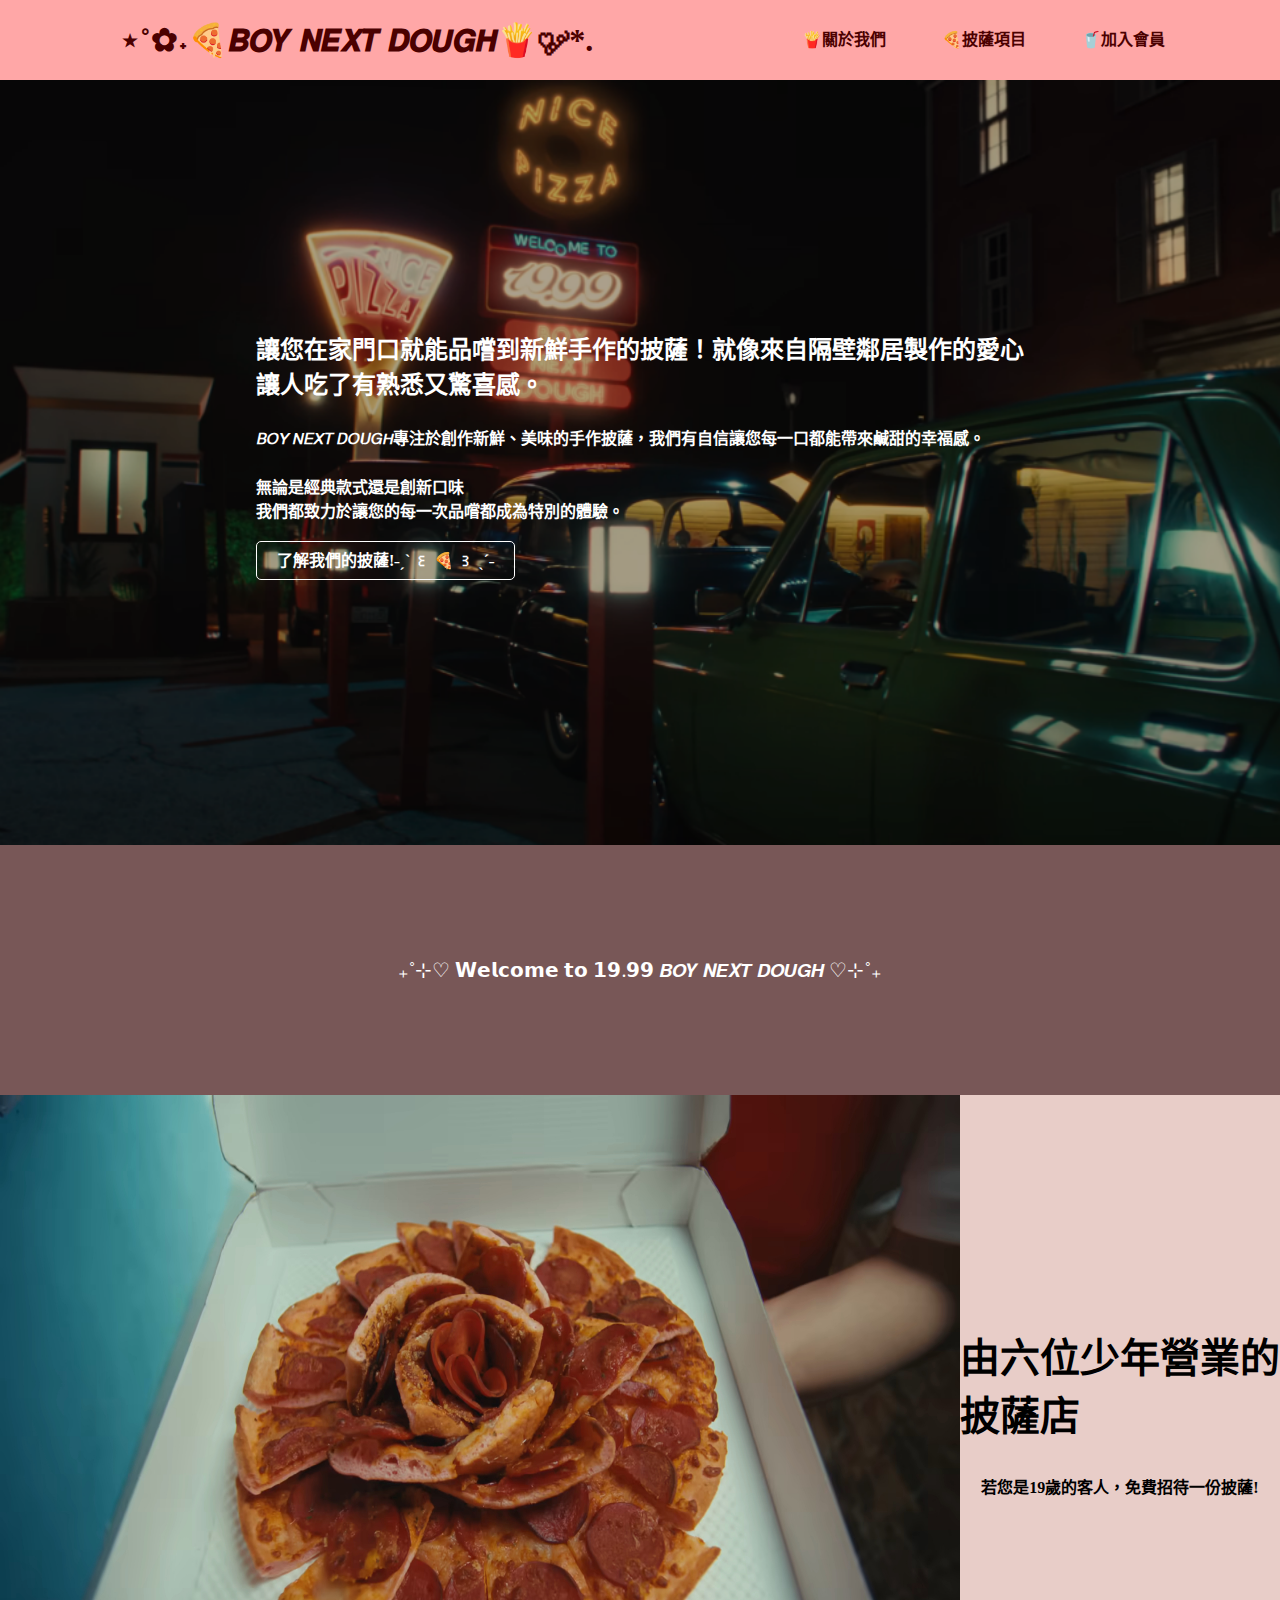
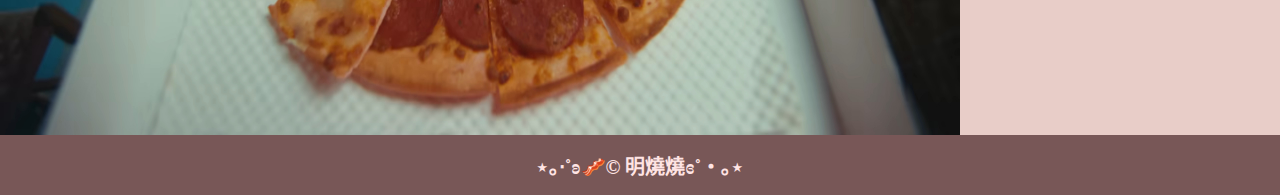
<file: index.html>
<!DOCTYPE html>
<html lang="zh-TW">
    
<head>
    <meta charset="UTF-8">
    <meta name="viewport" content="width=device-width, initial-scale=1.0">
    <title>BOY NEXT DOUGH</title>
    <link rel="stylesheet" href="style.css">
</head>
<body>
    <header>
        <section>
    <h1>⋆˚✿˖🍕𝘽𝙊𝙔 𝙉𝙀𝙓𝙏 𝘿𝙊𝙐𝙂𝙃🍟♡ ༘*.</h1>
    <nav>
    <ul>
        <li><a href="02-1.html"><strong>🍟關於我們</strong></a></li>
        <li><a href="02-2.html"><strong>🍕披薩項目</strong></a></li>
        <li><a href="02-3.html"><strong>🥤加入會員</strong></a></li>
    </ul>
    </nav>
    </section>
    </header>
    
    <section class="news">
    <main>
    <h2>讓您在家門口就能品嚐到新鮮手作的披薩！就像來自隔壁鄰居製作的愛心<br>讓人吃了有熟悉又驚喜感。</h2>
    <p><strong>𝘉𝘖𝘠 𝘕𝘌𝘟𝘛 𝘋𝘖𝘜𝘎𝘏專注於創作新鮮、美味的手作披薩，我們有自信讓您每一口都能帶來鹹甜的幸福感。</strong></p>
    <blockquote><strong>無論是經典款式還是創新口味<br>我們都致力於讓您的每一次品嚐都成為特別的體驗。</strong></blockquote>
    <p><strong><a href="https://youtu.be/HJlc_tFkB3M?si=zGqSoevC_fJfedyd" target="_blank">了解我們的披薩!˗ˏˋ ꒰ 🍕 ꒱ ˎˊ˗</strong></a></p>
    </main>
    </section>

    <section class="news2">
    <blockquote>₊˚⊹♡ 𝗪𝗲𝗹𝗰𝗼𝗺𝗲 𝘁𝗼 𝟭𝟵.𝟵𝟵  𝘽𝙊𝙔 𝙉𝙀𝙓𝙏 𝘿𝙊𝙐𝙂𝙃 ♡⊹˚₊</blockquote>
    </section>

    <section class="shop">
        <img src="img/pizza.jpg" width="960" height="640">

        <div class="info">
        <h2>由六位少年營業的披薩店</h2>
        <p><strong>若您是19歲的客人，免費招待一份披薩!</strong><p>
        </div>

    </section>

    <footer>
        <P><strong>⋆｡‧˚ʚ🥓© 明燒燒ɞ˚‧｡⋆</strong></P>
    </footer>

    
</body>
</html>
</file>
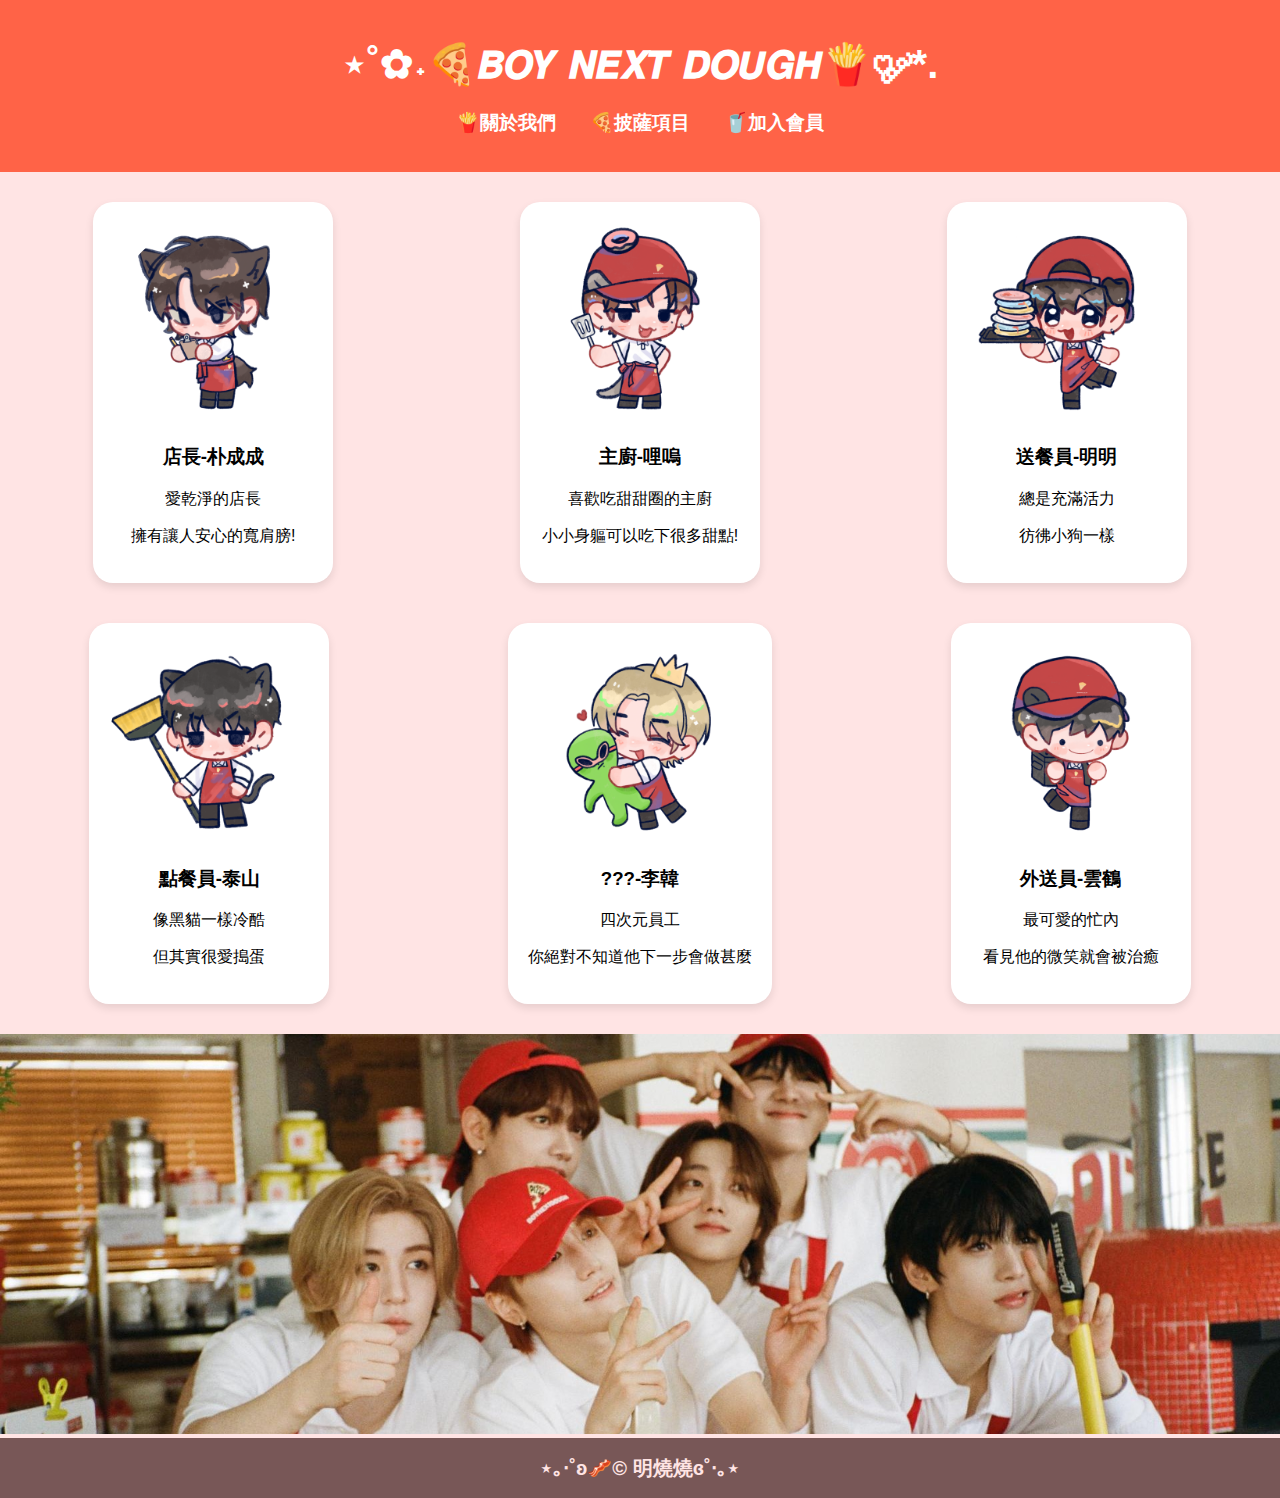
<file: 02-1.html>
<!DOCTYPE html>
<html lang="en">
<head>
    <meta charset="UTF-8">
    <meta name="viewport" content="width=device-width, initial-scale=1.0">
    <title>About Us</title>
    <link rel="stylesheet" href="style02-1.css">
</head>

<body>

    <header>
        <section>
            <h4><a href="index.html">⋆˚✿˖🍕𝘽𝙊𝙔 𝙉𝙀𝙓𝙏 𝘿𝙊𝙐𝙂𝙃🍟♡ ༘*.</a></h4>
            <nav>
                <ul>
                    <li><a href="02-1.html"><strong>🍟關於我們</strong></a></li>
                    <li><a href="02-2.html"><strong>🍕披薩項目</strong></a></li>
                    <li><a href="02-3.html"><strong>🥤加入會員</strong></a></li>
                </ul>
            </nav>
        </section>
    </header>
   
    <div class="warp">
         
        <div class="all">
            <div class="temp1">
                <div class="temp2">
                    <img src="img/sungho.PNG" alt="sungho" class="team-member">
                    <h3>店長-朴成成</h3>
                    <p>愛乾淨的店長</p>
                    <p>擁有讓人安心的寬肩膀!</p>
                </div>
                <div class="temp2">
                    <img src="img/riwoo.PNG" alt="riwoo" class="team-member">
                    <h3>主廚-哩嗚</h3>
                    <p>喜歡吃甜甜圈的主廚</p>
                    <p>小小身軀可以吃下很多甜點!</p>
                </div>
                <div class="temp2">
                    <img src="img/jaehyun.PNG" alt="jaehyun" class="team-member">
                    <h3>送餐員-明明</h3>
                    <p>總是充滿活力</p>
                    <p>彷彿小狗一樣</p>
                </div>
            </div>
            <div class="temp1">
                <div class="temp2">
                    <img src="img/taesan.PNG" alt="taesan" class="team-member">
                    <h3>點餐員-泰山</h3>
                    <p>像黑貓一樣冷酷</p>
                    <p>但其實很愛搗蛋</p>
                </div>
                <div class="temp2">
                    <img src="img/leehan.PNG" alt="leehan" class="team-member">
                    <h3>???-李韓</h3>
                    <p>四次元員工</p>
                    <p>你絕對不知道他下一步會做甚麼</p>
                </div>
                <div class="temp2">
                    <img src="img/woonhak.PNG" alt="woonhak" class="team-member">
                    <h3>外送員-雲鶴</h3>
                    <p>最可愛的忙內</p>
                    <p>看見他的微笑就會被治癒</p>
                </div>
            </div>
        </div>
    </div>
    
    <img src="img/ABOUT US.jpeg" alt="About Us" class="header-img">

    <div class="info">
        <footer>
            <p><strong>⋆｡‧˚ʚ🥓© 明燒燒ɞ˚‧｡⋆</strong></p>
        </footer>
    </div>

</body>
</html>
</file>
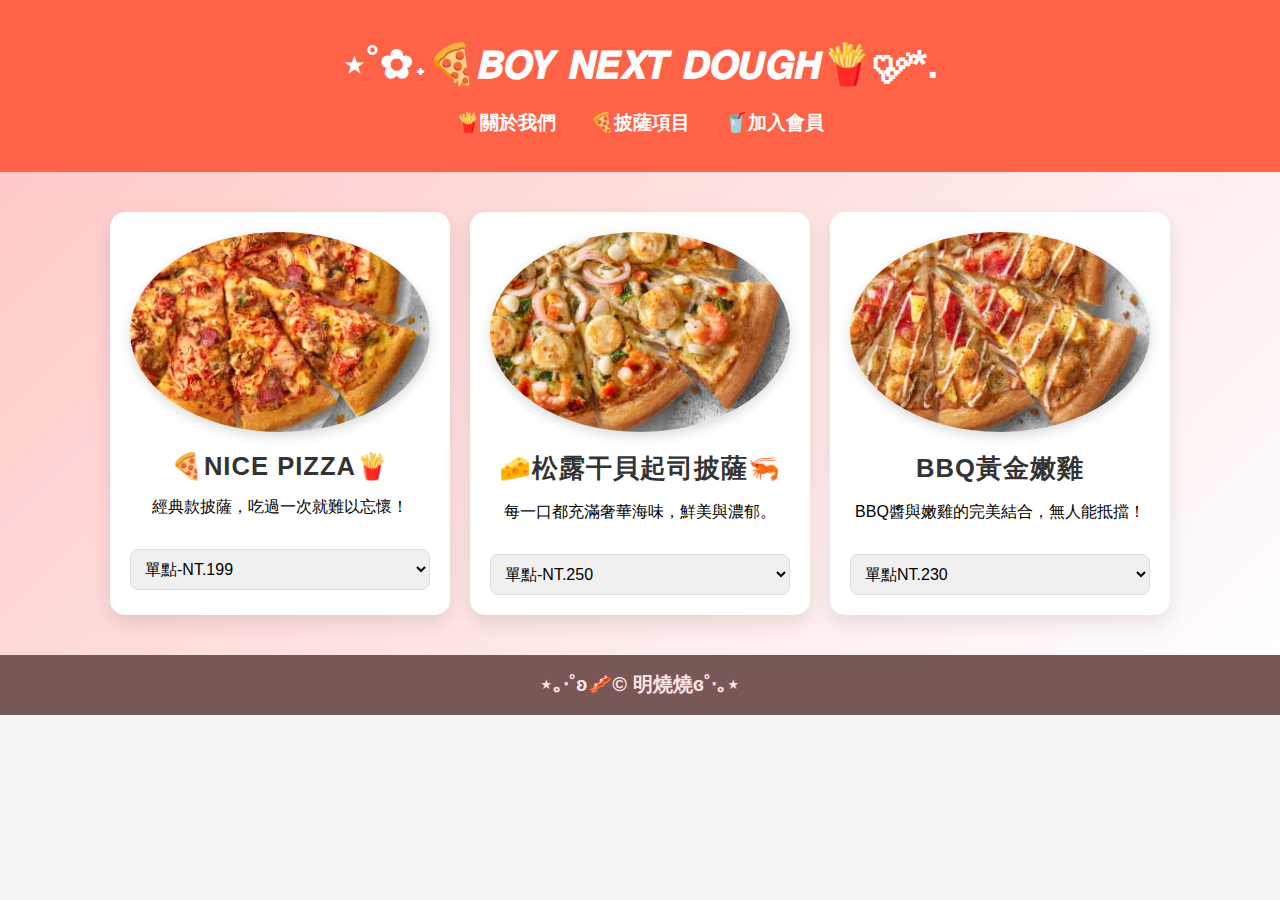
<file: 02-2.html>
<!DOCTYPE html>
<html lang="en">
<head>
    <meta charset="UTF-8">
    <meta name="viewport" content="width=device-width, initial-scale=1.0">
    <title>Nice pizza</title>
    <link rel="stylesheet" href="style02-2.css">
</head>

<body>
    <header>
        <section>
            <h4><a href="index.html">⋆˚✿˖🍕𝘽𝙊𝙔 𝙉𝙀𝙓𝙏 𝘿𝙊𝙐𝙂𝙃🍟♡ ༘*.</a></h4>
            <nav>
                <ul>
                    <li><a href="02-1.html"><strong>🍟關於我們</strong></a></li>
                    <li><a href="02-2.html"><strong>🍕披薩項目</strong></a></li>
                    <li><a href="02-3.html"><strong>🥤加入會員</strong></a></li>
                </ul>
            </nav>
        </section>
    </header>

    <div class="wrapper">
        <div class="content">
          <div class="pizza-card">
            <img src="img/PIZZA01.jpg" alt="PIZZA01" class="pizza-img">
            <h3>🍕NICE PIZZA🍟</h3>
            <p>經典款披薩，吃過一次就難以忘懷！</p>
            <!-- 新增的下拉選單 -->
            <select class="pizza-select">
              <option value="classic">單點-NT.199</option>
              <option value="classic">經典套餐NT.350(附含飲料以及薯條一份)</option>
              <option value="family">家庭套餐NT.500(附含3杯飲料以及薯條3份)</option>
              <option value="deluxe">豪華套餐NT.800(附含大杯飲料以及雞塊薯條套餐)</option>
            </select>
          </div>
          <div class="pizza-card">
            <img src="img/PIZZA02.jpg" alt="PIZZA02" class="pizza-img">
            <h3>🧀松露干貝起司披薩🦐</h3>
            <p>每一口都充滿奢華海味，鮮美與濃郁。</p>
            <!-- 新增的下拉選單 -->
            <select class="pizza-select">
              <option value="classic">單點-NT.250</option>
              <option value="classic">經典套餐NT.400(附含飲料以及薯條一份)</option>
              <option value="family">家庭套餐NT.750(附含3杯飲料以及薯條3份)</option>
              <option value="deluxe">豪華套餐NT.1050(附含大杯飲料以及雞塊薯條套餐)</option>
            </select>
          </div>
          <div class="pizza-card">
            <img src="img/PIZZA03.jpg" alt="PIZZA03" class="pizza-img">
            <h3>BBQ黃金嫩雞</h3>
            <p>BBQ醬與嫩雞的完美結合，無人能抵擋！</p>
            <!-- 新增的下拉選單 -->
            <select class="pizza-select">
              <option value="classic">單點NT.230</option>
              <option value="classic">經典套餐NT.350(附含飲料以及薯條一份)</option>
              <option value="family">家庭套餐NT.520(附含3杯飲料以及薯條3份)</option>
              <option value="deluxe">豪華套餐NT.780(附含大杯飲料以及雞塊薯條套餐)</option>
            </select>
          </div>
        </div>
      </div>
      
    

    <div class="info">
        <footer>
            <p><strong>⋆｡‧˚ʚ🥓© 明燒燒ɞ˚‧｡⋆</strong></p>
        </footer>
    </div>

</body>
    </html>
</file>
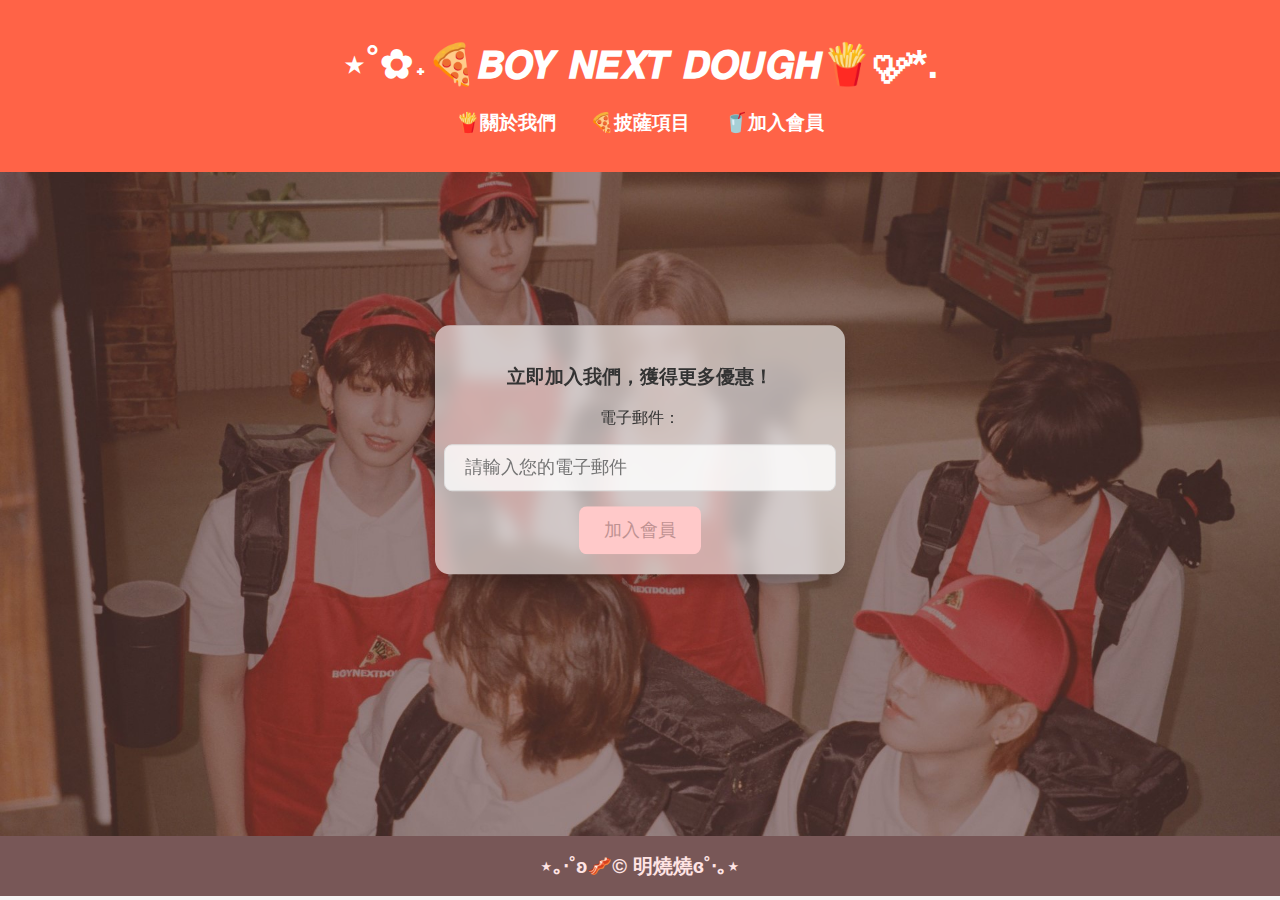
<file: 02-3.html>
<!DOCTYPE html>
<html lang="en">
<head>
    <meta charset="UTF-8">
    <meta name="viewport" content="width=device-width, initial-scale=1.0">
    <title>Join in us!</title>
    <link rel="stylesheet" href="style02-3.css">
</head>

<body>
    <header>
        <section>
            <h4><a href="index.html">⋆˚✿˖🍕𝘽𝙊𝙔 𝙉𝙀𝙓𝙏 𝘿𝙊𝙐𝙂𝙃🍟♡ ༘*.</a></h4>
            <nav>
                <ul>
                    <li><a href="02-1.html"><strong>🍟關於我們</strong></a></li>
                    <li><a href="02-2.html"><strong>🍕披薩項目</strong></a></li>
                    <li><a href="02-3.html"><strong>🥤加入會員</strong></a></li>
                </ul>
            </nav>
        </section>
    </header>

    <!-- 加入會員區域 -->
    <div class="membership-section">
        <h3>立即加入我們，獲得更多優惠！</h3>
        <form action="#" method="post" class="membership-form">
            <label for="email">電子郵件：</label>
            <input type="email" id="email" name="email" placeholder="請輸入您的電子郵件" required>
            <button type="submit" class="join-btn">加入會員</button>
        </form>
    </div>

    <img src="img/join in.jpeg" alt="join in" >


      
    

    <div class="info">
        <footer>
            <p><strong>⋆｡‧˚ʚ🥓© 明燒燒ɞ˚‧｡⋆</strong></p>
        </footer>
    </div>

</body>
    </html>
</file>
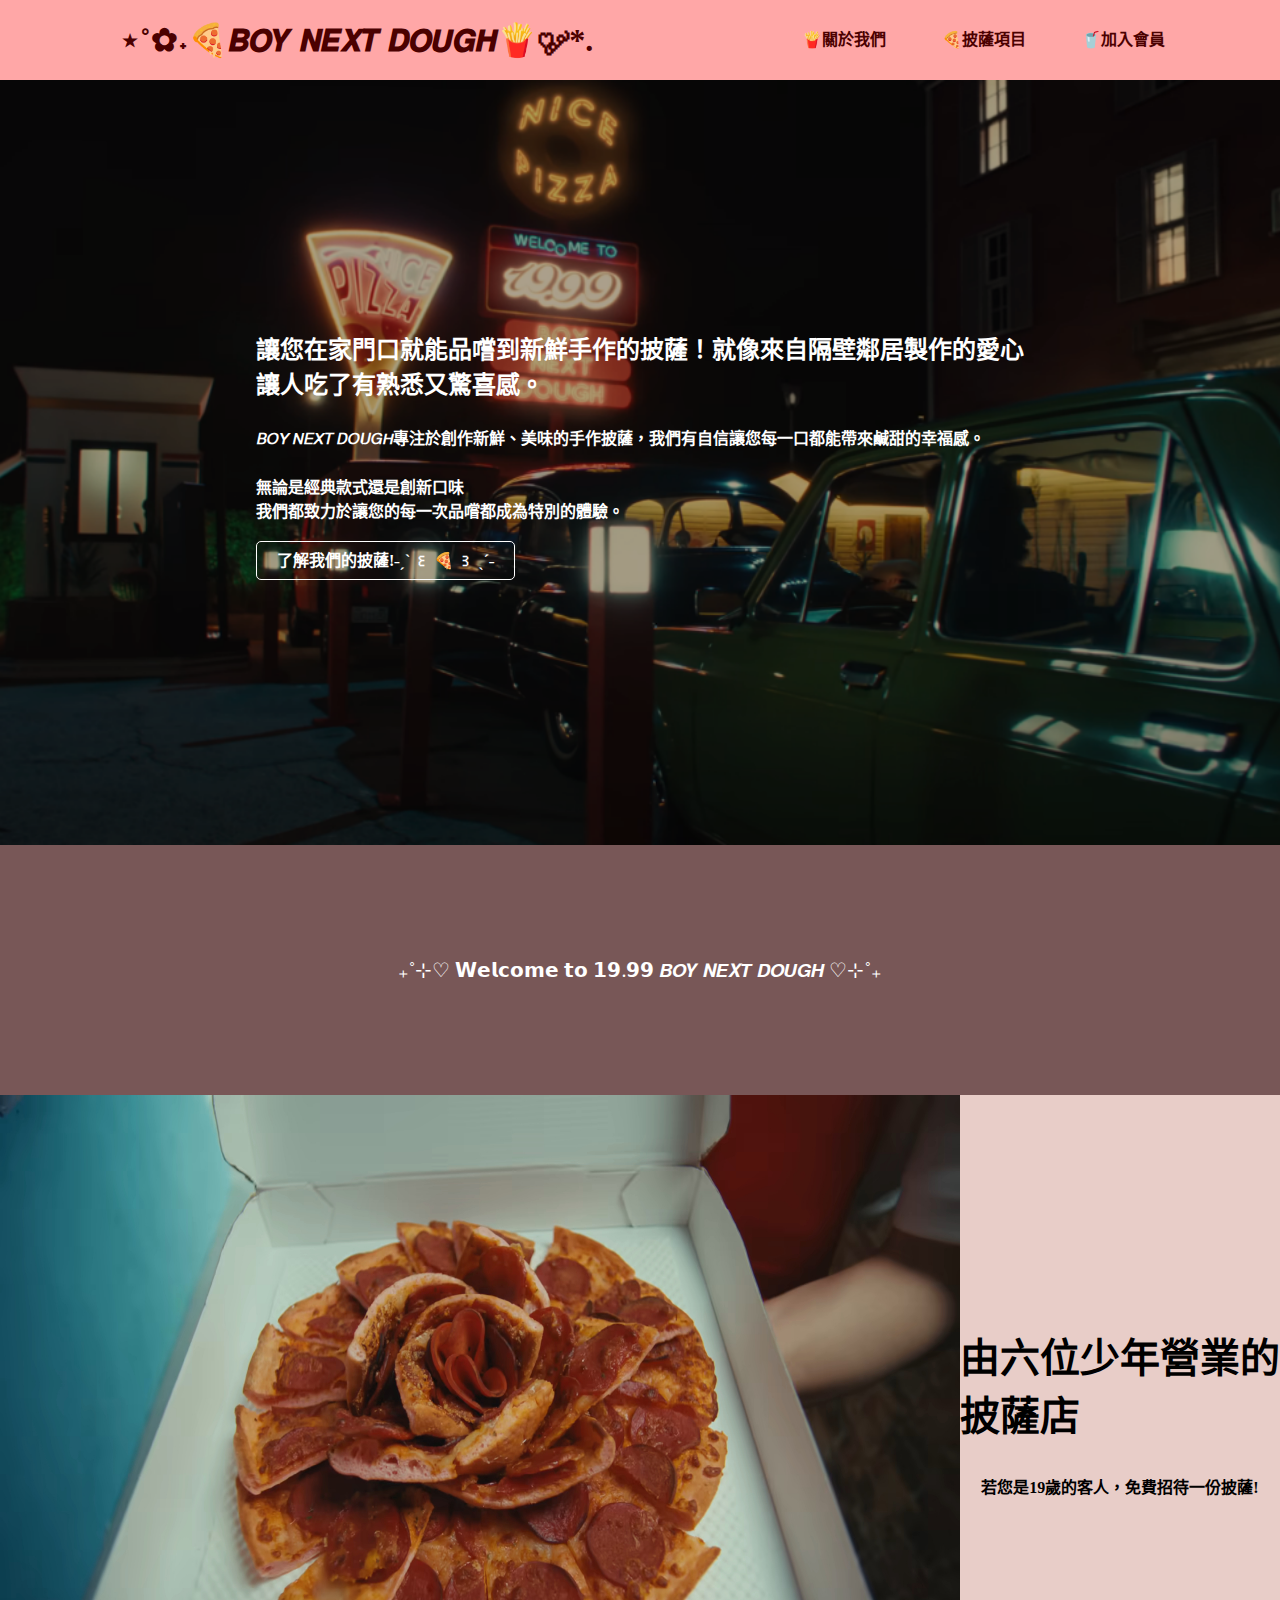
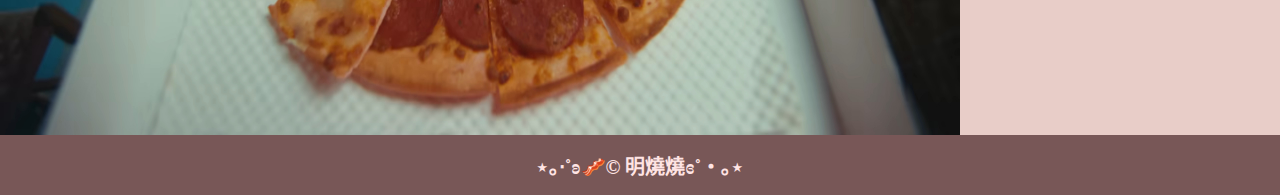
<file: BOY NEXT DOUGH.html>
<!DOCTYPE html>
<html lang="zh-TW">
    
<head>
    <meta charset="UTF-8">
    <meta name="viewport" content="width=device-width, initial-scale=1.0">
    <title>BOY NEXT DOUGH</title>
    <link rel="stylesheet" href="style.css">
</head>
<body>
    <header>
        <section>
    <h1>⋆˚✿˖🍕𝘽𝙊𝙔 𝙉𝙀𝙓𝙏 𝘿𝙊𝙐𝙂𝙃🍟♡ ༘*.</h1>
    <nav>
    <ul>
        <li><a href="02-1.html"><strong>🍟關於我們</strong></a></li>
        <li><a href="02-2.html"><strong>🍕披薩項目</strong></a></li>
        <li><a href="02-3.html"><strong>🥤加入會員</strong></a></li>
    </ul>
    </nav>
    </section>
    </header>
    
    <section class="news">
    <main>
    <h2>讓您在家門口就能品嚐到新鮮手作的披薩！就像來自隔壁鄰居製作的愛心<br>讓人吃了有熟悉又驚喜感。</h2>
    <p><strong>𝘉𝘖𝘠 𝘕𝘌𝘟𝘛 𝘋𝘖𝘜𝘎𝘏專注於創作新鮮、美味的手作披薩，我們有自信讓您每一口都能帶來鹹甜的幸福感。</strong></p>
    <blockquote><strong>無論是經典款式還是創新口味<br>我們都致力於讓您的每一次品嚐都成為特別的體驗。</strong></blockquote>
    <p><strong><a href="https://youtu.be/HJlc_tFkB3M?si=zGqSoevC_fJfedyd" target="_blank">了解我們的披薩!˗ˏˋ ꒰ 🍕 ꒱ ˎˊ˗</strong></a></p>
    </main>
    </section>

    <section class="news2">
    <blockquote>₊˚⊹♡ 𝗪𝗲𝗹𝗰𝗼𝗺𝗲 𝘁𝗼 𝟭𝟵.𝟵𝟵  𝘽𝙊𝙔 𝙉𝙀𝙓𝙏 𝘿𝙊𝙐𝙂𝙃 ♡⊹˚₊</blockquote>
    </section>

    <section class="shop">
        <img src="img/pizza.jpg" width="960" height="640">

        <div class="info">
        <h2>由六位少年營業的披薩店</h2>
        <p><strong>若您是19歲的客人，免費招待一份披薩!</strong><p>
        </div>

    </section>

    <footer>
        <P><strong>⋆｡‧˚ʚ🥓© 明燒燒ɞ˚‧｡⋆</strong></P>
    </footer>

    
</body>
</html>
</file>
<file: style.css>
* {
    padding: 0;
    margin: 0;
}

/* 背景色 */
header{
    background-color: rgb(255, 167, 167);
    height: 80px;
    width: 100%;
    position: relative;
    }

    /* 主標題 */
h1 {
    color: rgb(75, 0, 0);
    position: absolute;
    left: 120px;
    top: 0;
    line-height: 80px;
}

/* 導覽列橫式 */
header li{
    display: inline;
    margin-right: 4vw;
}    
/* 導覽列移至右上 */
header ul{
    position: absolute;
    right: 5vw;
    top: 0;
    line-height: 80px;

}

/* 導覽列連結 */
header a{
    color: rgb(75, 0, 0);
    text-decoration: none;
}

/* 導覽列連結底線 */
header a:hover{
    text-decoration: underline;
}

/* 內文設定 */
.news {
    background-color: rgb(255, 216, 216);
    color: rgb(255, 255, 255);
    height: 85vh;
    background-image: url(img/background2.png);
    background-position: center;
    background-repeat: no-repeat;
    background-size: cover;
    display: flex;
    flex-direction: column;
    align-items: center;
    justify-content: center;
}
.news p{
    margin: 25px 0;
}
.news a{
    color: #ffffff;
    border: 1px solid #ffffff;
    text-decoration: none;
    border: 1px solid #ffffff;
    padding: 10px 20px;
    border-radius: 5px;
}

/* 第二內文設定 */
.news2 {
    background-color:  rgb(120, 87, 87);
    color: #ffffff;
    height: 250px;
    display: flex;
    justify-content: center;
    align-items: center;
    font-size: 20px;
}

/* 尾端 */
footer {
    background-color:  rgb(120, 87, 87);
    color: #ffe4e4;
    height: 60px;
    display: flex;
    justify-content: center;
    align-items: center;
    font-size: 14px;
    font-size: 20px;
}

/* 披薩區 */
.shop {
    display: flex;
    background-color: #e8cdc8;
}

.info {
    width: 50%;
    display: flex;
    flex-direction: column;
    justify-content: center;
    align-items: center;
}
.info h2 {
    font-size: 40px;
    margin-bottom: 30px;
}
.info p {
    text-align: center;
    line-height: 2em;
}
</file>
<file: style02-1.css>
/* 全局字體和背景 */
body {
    font-family: 'Arial', sans-serif;
    background-color: #ffe4e4;
    margin: 0;
    padding: 0;
}

header {
    background-color: #ff6347;
    color: white;
    padding: 20px;
    text-align: center;
}

header a {
    color: white;
    text-decoration: none;
    font-size: 2.5em;
    font-weight: bold;
}

header a:hover{
    text-decoration: underline;
}

nav ul {
    list-style: none;
    padding: 0;
}

nav ul li {
    display: inline;
    margin: 0 15px;
}

nav ul li a {
    color: white;
    font-size: 1.2em;
    text-decoration: none;
}

/* 内容布局 */
.warp {
    text-align: center;
    margin-top: 20px;
}

.header-img {
    width: 100%;
    height: auto;
    max-height: 400px;
    object-fit: cover;
}

.all {
    display: flex;
    justify-content: center;
    flex-wrap: wrap;
}

.temp1 {
    display: flex;
    justify-content: space-around;
    width: 100%;
    margin-bottom: 20px;
}

.temp2 {
    background-color: white;
    padding: 20px;
    margin: 10px;
    border-radius: 20px;
    box-shadow: 0 4px 8px rgba(0, 0, 0, 0.1);
    transition: transform 0.3s ease;
}

.temp2:hover {
    transform: scale(1.05);
}

.team-member {
    width: 200px;
    height: 200px;
    border-radius: 50%;
    object-fit: cover;
}

footer  {
        background-color:  rgb(120, 87, 87);
        color: #ffe4e4;
        height: 60px;
        display: flex;
        justify-content: center;
        align-items: center;
        font-size: 14px;
        font-size: 20px;
}

/* 整體頁面背景 */
.wapr {
    background: linear-gradient(135deg, #ffc9c9, rgb(255, 255, 255)); /* 漸變背景 */
    padding: 40px;
    display: flex;
    justify-content: center;
    align-items: center;
  }
</file>
<file: style02-2.css>
/* 全局字體和背景 */
body {
    font-family: 'Arial', sans-serif;
    background-color: #f4f4f4;
    margin: 0;
    padding: 0;
}

header {
    background-color: #ff6347;
    color: white;
    padding: 20px;
    text-align: center;
}

header a {
    color: white;
    text-decoration: none;
    font-size: 2.5em;
    font-weight: bold;
}

header a:hover{
    text-decoration: underline;
}

nav ul {
    list-style: none;
    padding: 0;
}

nav ul li {
    display: inline;
    margin: 0 15px;
}

nav ul li a {
    color: white;
    font-size: 1.2em;
    text-decoration: none;
}

/* 内容布局 */
.warp {
    text-align: center;
    margin-top: 20px;
}

.header-img {
    width: 100%;
    height: auto;
    max-height: 400px;
    object-fit: cover;
}

.all {
    display: flex;
    justify-content: center;
    flex-wrap: wrap;
}

.temp1 {
    display: flex;
    justify-content: space-around;
    width: 100%;
    margin-bottom: 20px;
}

.temp2 {
    background-color: white;
    padding: 20px;
    margin: 10px;
    border-radius: 20px;
    box-shadow: 0 4px 8px rgba(0, 0, 0, 0.1);
    transition: transform 0.3s ease;
}

.temp2:hover {
    transform: scale(1.05);
}

.team-member {
    width: 200px;
    height: 200px;
    border-radius: 50%;
    object-fit: cover;
}

footer  {
        background-color:  rgb(120, 87, 87);
        color: #ffe4e4;
        height: 60px;
        display: flex;
        justify-content: center;
        align-items: center;
        font-size: 14px;
        font-size: 20px;
}

/* 整體頁面背景 */
.wrapper {
    background: linear-gradient(135deg, #ffc9c9, rgb(255, 255, 255)); /* 漸變背景 */
    padding: 40px;
    display: flex;
    justify-content: center;
    align-items: center;
  }
  
  /* 內容區域 */
  .content {
    display: flex;
    justify-content: space-around;
    gap: 20px;
    max-width: 1200px;
    flex-wrap: wrap;
  }
  
  /* 每個披薩卡片 */
  .pizza-card {
    background-color: #fff;
    width: 300px;
    padding: 20px;
    border-radius: 15px;
    box-shadow: 0 8px 20px rgba(0, 0, 0, 0.1);
    text-align: center;
    transition: transform 0.3s ease, box-shadow 0.3s ease;
  }
  
  /* 懸停效果 */
  .pizza-card:hover {
    transform: translateY(-10px);
    box-shadow: 0 12px 24px rgba(0, 0, 0, 0.2);
  }
  
  /* 圓形圖片 */
  .pizza-img {
    width: 100%;
    height: 200px;
    object-fit: cover;
    border-radius: 50%;
    box-shadow: 0 4px 12px rgba(0, 0, 0, 0.15);
    transition: transform 0.3s ease;
  }
  
  /* 圖片懸停效果 */
  .pizza-img:hover {
    transform: scale(1.1);
  }
  
  /* 標題設計 */
  h3 {
    font-size: 1.6rem;
    font-weight: bold;
    color: #333;
    margin: 15px 0;
    letter-spacing: 1px;
  }

  /* 下拉選單樣式 */
.pizza-select {
    background-color: #f0f0f0;
    border: 1px solid #ddd;
    padding: 10px;
    width: 100%;
    border-radius: 8px;
    margin-top: 15px;
    font-size: 1rem;
    cursor: pointer;
    transition: background-color 0.3s ease;
  }
  
  /* 下拉選單懸停效果 */
  .pizza-select:hover {
    background-color: #f5f5f5;
  }
  
  /* 下拉選單聚焦效果 */
  .pizza-select:focus {
    outline: none;
    border-color: #f06;
  }
</file>
<file: style02-3.css>
/* 設置圖片大小保持比例 */
img {
    width: 100%;
    height: auto;
    display: block;
  }
  
  /* 全局字體和背景 */
body {
    font-family: 'Arial', sans-serif;
    background-color: #f4f4f4;
    margin: 0;
    padding: 0;
}

header {
    background-color: #ff6347;
    color: white;
    padding: 20px;
    text-align: center;
}

header a {
    color: white;
    text-decoration: none;
    font-size: 2.5em;
    font-weight: bold;
}

header a:hover{
    text-decoration: underline;
}

nav ul {
    list-style: none;
    padding: 0;
}

nav ul li {
    display: inline;
    margin: 0 15px;
}

nav ul li a {
    color: white;
    font-size: 1.2em;
    text-decoration: none;
}

/* 内容布局 */
.warp {
    text-align: center;
    margin-top: 20px;
}

.header-img {
    width: 100%;
    height: auto;
    max-height: 400px;
    object-fit: cover;
}

.all {
    display: flex;
    justify-content: center;
    flex-wrap: wrap;
}

.temp1 {
    display: flex;
    justify-content: space-around;
    width: 100%;
    margin-bottom: 20px;
}

.temp2 {
    background-color: white;
    padding: 20px;
    margin: 10px;
    border-radius: 20px;
    box-shadow: 0 4px 8px rgba(0, 0, 0, 0.1);
    transition: transform 0.3s ease;
}

.temp2:hover {
    transform: scale(1.05);
}

.team-member {
    width: 200px;
    height: 200px;
    border-radius: 50%;
    object-fit: cover;
}

footer  {
        background-color:  rgb(120, 87, 87);
        color: #ffe4e4;
        height: 60px;
        display: flex;
        justify-content: center;
        align-items: center;
        font-size: 14px;
        font-size: 20px;
}

/* 通用樣式，設置全局字體 */
body {
    font-family: 'Poppins', sans-serif; /* 使用現代感字體 */
    margin: 0;
    padding: 0;
    background-color: #f5f5f5;
    color: #333;
    overflow-x: hidden;
}

/* 圖片容器，設置相對定位 */
.image-container {
    position: relative;
    width: 100%;
    height: 500px;
    overflow: hidden;
}

/* 圖片樣式 */
.image-container img {
    width: 100%;
    height: 100%;
    object-fit: cover;
    display: block;
    filter: brightness(60%); /* 減少圖片亮度，讓表單區域更突出 */
}

/* 加入會員區域，設置為絕對定位，且保持透明 */
.membership-section {
    position: absolute;
    top: 50%; /* 放置在圖片的中央 */
    left: 50%;
    transform: translate(-50%, -50%); /* 完全居中 */
    background: rgba(255, 255, 255, 0.6); /* 半透明背景 */
    padding: 20px 30px;
    border-radius: 15px; /* 圓角邊框 */
    text-align: center;
    box-shadow: 0 8px 15px rgba(0, 0, 0, 0.2); /* 微弱的陰影 */
    width: 60%; /* 相對較小的寬度 */
    max-width: 350px; /* 最大寬度限制 */
    backdrop-filter: blur(8px); /* 背景模糊效果 */
    animation: floatUp 1s ease-out forwards; /* 讓表單浮動進場 */
}

/* 表單浮動進場的動畫效果 */
@keyframes floatUp {
    0% {
        opacity: 0;
        transform: translate(-50%, 60%); /* 初始位置從下方浮動進來 */
    }
    100% {
        opacity: 1;
        transform: translate(-50%, -50%); /* 結束位置完全居中 */
    }
}

/* 標題樣式 */
.membership-section h2 {
    font-size: 1.6rem;
    color: #333;
    margin-bottom: 15px;
    font-weight: 600;
    letter-spacing: 1px;
}

/* 表單樣式 */
.membership-form {
    display: flex;
    flex-direction: column;
    align-items: center;
    gap: 15px;
}

/* 輸入框樣式 */
.membership-form input[type="email"] {
    padding: 12px 20px;
    width: 100%;
    font-size: 1.1rem;
    border: 1px solid #ddd;
    border-radius: 8px; /* 更圓潤的邊角 */
    outline: none;
    background: rgba(255, 255, 255, 0.8); /* 半透明背景 */
    color: #333;
    transition: border-color 0.3s ease, box-shadow 0.3s ease;
}

/* 輸入框聚焦效果 */
.membership-form input[type="email"]:focus {
    border-color: #f06;
    box-shadow: 0 0 8px rgba(240, 6, 102, 0.5); /* 聚焦時加入陰影效果 */
}

/* 按鈕樣式 */
.join-btn {
    padding: 12px 25px;
    font-size: 1.1rem;
    color: #bf9292;
    background-color: #ffc9c9; /* 主題色 */
    border: none;
    border-radius: 8px;
    cursor: pointer;
    transition: background-color 0.3s ease, transform 0.3s ease;
}

/* 按鈕懸停效果 */
.join-btn:hover {
    background-color: #e04e72;
    transform: translateY(-3px); /* 按鈕上移效果 */
}

/* 加入會員區域，設置為固定定位，且保持透明 */
.membership-section {
    position: fixed;
    top: 50%; /* 垂直居中 */
    left: 50%; /* 水平居中 */
    transform: translate(-50%, -50%); /* 完全居中 */
    background: rgba(255, 255, 255, 0.6); /* 半透明背景 */
    padding: 20px 30px;
    border-radius: 15px; /* 圓角邊框 */
    text-align: center;
    box-shadow: 0 8px 15px rgba(0, 0, 0, 0.2); /* 微弱的陰影 */
    width: 60%; /* 相對較小的寬度 */
    max-width: 350px; /* 最大寬度限制 */
    backdrop-filter: blur(8px); /* 背景模糊效果 */
    animation: floatUp 1s ease-out forwards; /* 讓表單浮動進場 */
}


footer  {
    background-color:  rgb(120, 87, 87);
    color: #ffe4e4;
    height: 60px;
    display: flex;
    justify-content: center;
    align-items: center;
    font-size: 14px;
    font-size: 20px;
}
</file>
